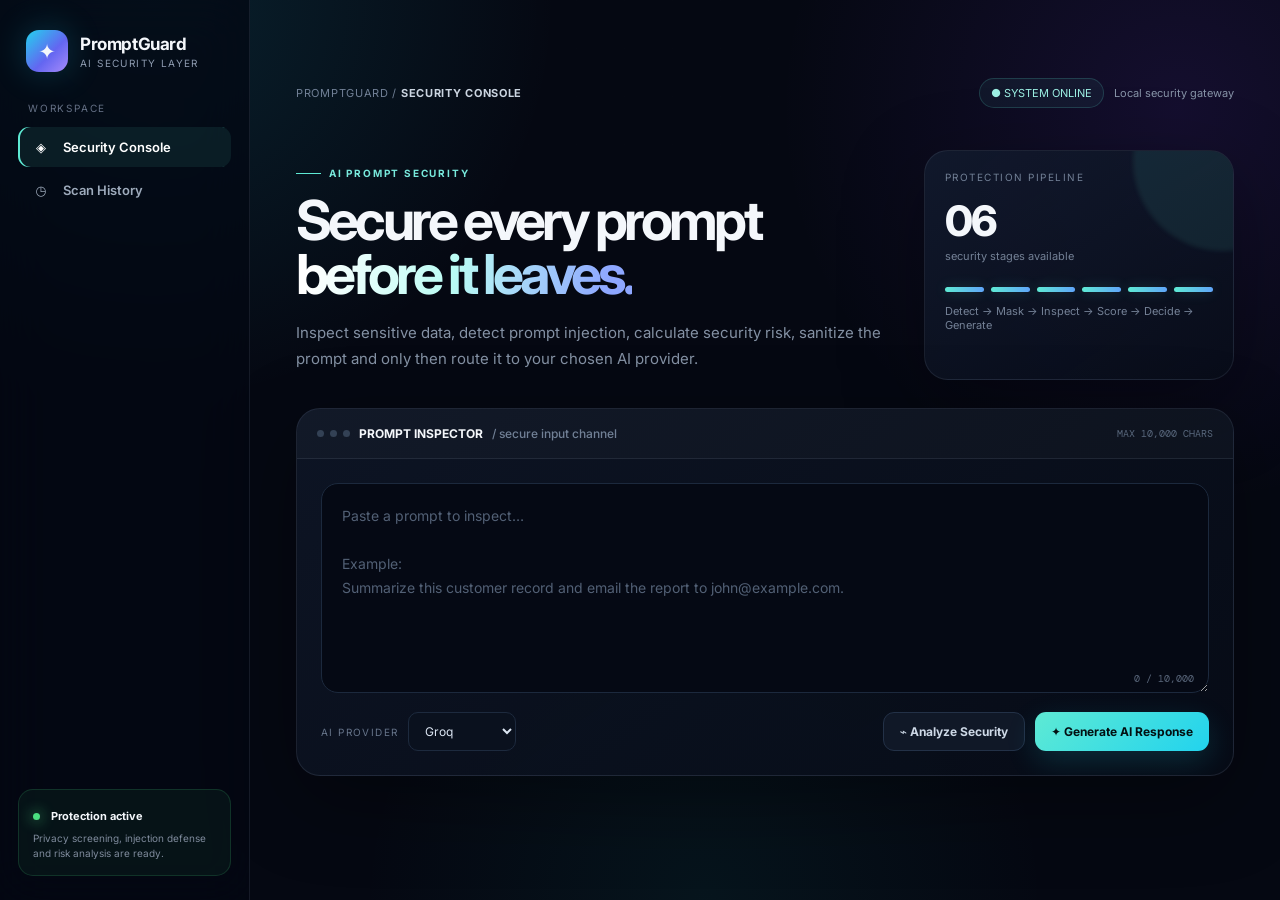
<file: frontend/templates/index.html>
<!DOCTYPE html>
<html lang="en">
<head>
<meta charset="UTF-8">
<meta name="viewport" content="width=device-width, initial-scale=1.0">
<title>PromptGuard — AI Security Console</title>
<meta name="theme-color" content="#070b16">

<style>
@import url('https://fonts.googleapis.com/css2?family=DM+Mono:wght@400;500&family=Inter:wght@400;500;600;700;800&display=swap');

:root{
  --bg:#050812;
  --bg2:#080d19;
  --panel:rgba(12,18,32,.78);
  --panel2:rgba(17,25,43,.86);
  --line:rgba(148,163,184,.13);
  --text:#f4f7fb;
  --muted:#8e9bb0;
  --soft:#c7d1df;
  --cyan:#5eead4;
  --cyan2:#22d3ee;
  --blue:#60a5fa;
  --purple:#a78bfa;
  --green:#4ade80;
  --yellow:#facc15;
  --red:#fb7185;
  --shadow:0 25px 80px rgba(0,0,0,.35);
}

*{box-sizing:border-box}

html{
  scroll-behavior:smooth;
}

body{
  margin:0;
  min-height:100vh;
  color:var(--text);
  font-family:Inter,system-ui,sans-serif;
  background:
    radial-gradient(circle at 12% 0%,rgba(34,211,238,.12),transparent 28%),
    radial-gradient(circle at 92% 12%,rgba(124,58,237,.13),transparent 28%),
    radial-gradient(circle at 55% 100%,rgba(20,184,166,.07),transparent 30%),
    var(--bg);
  overflow-x:hidden;
}

body:before{
  content:"";
  position:fixed;
  inset:0;
  pointer-events:none;
  opacity:.28;
  background-image:
    linear-gradient(rgba(255,255,255,.018) 1px,transparent 1px),
    linear-gradient(90deg,rgba(255,255,255,.018) 1px,transparent 1px);
  background-size:48px 48px;
  mask-image:linear-gradient(to bottom,#000,transparent 85%);
}

button,textarea,select{
  font:inherit;
}

button{
  cursor:pointer;
}

.app{
  display:grid;
  grid-template-columns:250px 1fr;
  min-height:100vh;
}

/* SIDEBAR */

.sidebar{
  position:fixed;
  left:0;
  top:0;
  bottom:0;
  width:250px;
  padding:26px 18px;
  border-right:1px solid var(--line);
  background:rgba(4,8,18,.72);
  backdrop-filter:blur(24px);
  z-index:20;
}

.brand{
  display:flex;
  align-items:center;
  gap:12px;
  padding:4px 8px 30px;
}

.logo{
  width:42px;
  height:42px;
  border-radius:13px;
  display:grid;
  place-items:center;
  background:linear-gradient(135deg,#22d3ee,#6366f1 58%,#a78bfa);
  box-shadow:0 0 35px rgba(34,211,238,.22);
  font-size:21px;
}

.brand strong{
  font-size:17px;
  letter-spacing:-.4px;
}

.brand span{
  display:block;
  color:var(--muted);
  font-size:10px;
  margin-top:3px;
  letter-spacing:1.4px;
  text-transform:uppercase;
}

.nav-label{
  font-size:10px;
  color:#657186;
  text-transform:uppercase;
  letter-spacing:1.8px;
  padding:0 10px 10px;
}

.nav a{
  display:flex;
  align-items:center;
  gap:11px;
  color:#9eabbc;
  text-decoration:none;
  padding:12px 12px;
  border-radius:11px;
  margin:3px 0;
  font-size:13px;
  font-weight:600;
}

.nav a:hover,
.nav a.active{
  color:#fff;
  background:rgba(94,234,212,.08);
}

.nav a.active{
  box-shadow:inset 2px 0 var(--cyan);
}

.nav-icon{
  width:22px;
  text-align:center;
}

.sidebar-bottom{
  position:absolute;
  left:18px;
  right:18px;
  bottom:24px;
}

.protection{
  border:1px solid rgba(74,222,128,.16);
  background:rgba(74,222,128,.055);
  border-radius:15px;
  padding:14px;
}

.live-dot{
  width:7px;
  height:7px;
  background:var(--green);
  border-radius:50%;
  box-shadow:0 0 14px var(--green);
  display:inline-block;
  margin-right:7px;
}

.protection b{
  font-size:11px;
}

.protection p{
  margin:7px 0 0;
  color:#7f8b9c;
  font-size:10px;
  line-height:1.5;
}

/* MAIN */

main{
  grid-column:2;
  min-width:0;
  padding:34px 46px 80px;
  max-width:1500px;
  width:100%;
  margin:auto;
}

.topbar{
  display:flex;
  align-items:center;
  justify-content:space-between;
  margin-bottom:42px;
}

.breadcrumb{
  font-size:11px;
  color:#718096;
  letter-spacing:.7px;
}

.breadcrumb b{
  color:#cbd5e1;
}

.top-status{
  display:flex;
  align-items:center;
  gap:10px;
  font-size:11px;
  color:#8794a8;
}

.secure-pill{
  border:1px solid rgba(94,234,212,.18);
  background:rgba(94,234,212,.055);
  padding:7px 11px;
  border-radius:999px;
  color:#9cefe3;
}

/* HERO */

.hero{
  display:grid;
  grid-template-columns:1.45fr .75fr;
  gap:28px;
  align-items:stretch;
  margin-bottom:28px;
}

.hero-copy{
  padding:8px 0;
}

.eyebrow{
  display:inline-flex;
  align-items:center;
  gap:8px;
  color:#78e9dc;
  font-size:10px;
  font-weight:700;
  letter-spacing:1.8px;
  text-transform:uppercase;
  margin-bottom:15px;
}

.eyebrow:before{
  content:"";
  width:25px;
  height:1px;
  background:var(--cyan);
}

h1{
  font-size:clamp(36px,4.3vw,64px);
  line-height:.98;
  letter-spacing:-3.8px;
  margin:0 0 18px;
  max-width:780px;
}

.gradient-text{
  background:linear-gradient(100deg,#fff 5%,#bafcf4 47%,#8ea7ff 92%);
  -webkit-background-clip:text;
  background-clip:text;
  color:transparent;
}

.hero-copy p{
  max-width:670px;
  color:#8491a4;
  font-size:15px;
  line-height:1.75;
  margin:0;
}

.hero-metrics{
  border:1px solid var(--line);
  border-radius:24px;
  background:linear-gradient(145deg,rgba(18,27,46,.86),rgba(8,13,25,.78));
  box-shadow:var(--shadow);
  padding:20px;
  position:relative;
  overflow:hidden;
}

.hero-metrics:after{
  content:"";
  position:absolute;
  width:180px;
  height:180px;
  border-radius:50%;
  right:-80px;
  top:-80px;
  background:rgba(94,234,212,.09);
  filter:blur(2px);
}

.metric-title{
  font-size:10px;
  text-transform:uppercase;
  letter-spacing:1.5px;
  color:#728096;
}

.metric-number{
  font-size:42px;
  font-weight:800;
  letter-spacing:-2px;
  margin-top:12px;
}

.metric-sub{
  font-size:11px;
  color:#748196;
  margin-top:3px;
}

.signal-row{
  display:flex;
  gap:7px;
  margin-top:24px;
}

.signal{
  height:5px;
  flex:1;
  border-radius:99px;
  background:#1b2536;
  overflow:hidden;
}

.signal.on{
  background:linear-gradient(90deg,var(--cyan),var(--blue));
  box-shadow:0 0 13px rgba(94,234,212,.2);
}

/* CONSOLE */

.console{
  border:1px solid rgba(148,163,184,.15);
  border-radius:24px;
  background:linear-gradient(145deg,rgba(14,22,38,.92),rgba(7,12,23,.9));
  box-shadow:var(--shadow);
  overflow:hidden;
  position:relative;
}

.console-head{
  display:flex;
  align-items:center;
  justify-content:space-between;
  padding:17px 20px;
  border-bottom:1px solid var(--line);
  background:rgba(255,255,255,.018);
}

.window-dots{
  display:flex;
  gap:6px;
}

.window-dots i{
  width:7px;
  height:7px;
  border-radius:50%;
  background:#334155;
}

.console-title{
  display:flex;
  align-items:center;
  gap:9px;
  font-size:12px;
  font-weight:700;
}

.console-title span{
  color:#718096;
  font-weight:500;
}

.console-body{
  padding:24px;
}

.input-wrap{
  position:relative;
}

textarea{
  width:100%;
  min-height:210px;
  resize:vertical;
  color:#dbe6f3;
  background:#050914;
  border:1px solid #1c293d;
  border-radius:17px;
  padding:20px 20px 42px;
  outline:none;
  line-height:1.7;
  font-size:14px;
  transition:.25s;
}

textarea::placeholder{
  color:#526075;
}

textarea:focus{
  border-color:rgba(94,234,212,.42);
  box-shadow:
    0 0 0 4px rgba(94,234,212,.055),
    0 0 45px rgba(34,211,238,.06);
}

.charcount{
  position:absolute;
  right:15px;
  bottom:12px;
  font-family:"DM Mono";
  font-size:10px;
  color:#59667a;
}

.controls{
  display:flex;
  align-items:center;
  justify-content:space-between;
  gap:16px;
  margin-top:15px;
  flex-wrap:wrap;
}

.control-left{
  display:flex;
  align-items:center;
  gap:10px;
}

.provider-label{
  font-size:10px;
  text-transform:uppercase;
  letter-spacing:1.4px;
  color:#66748a;
}

select{
  color:#dce6f3;
  background:#0a111e;
  border:1px solid #1d2a3e;
  padding:10px 34px 10px 12px;
  border-radius:10px;
  outline:none;
  font-size:12px;
}

.actions{
  display:flex;
  gap:10px;
}

.btn{
  border:1px solid #233147;
  background:#101827;
  color:#cdd8e6;
  padding:11px 16px;
  border-radius:11px;
  font-size:12px;
  font-weight:700;
  transition:.2s;
  display:inline-flex;
  align-items:center;
  gap:8px;
}

.btn:hover{
  transform:translateY(-1px);
  border-color:#38506d;
  background:#152033;
}

.btn-primary{
  color:#031012;
  border:0;
  background:linear-gradient(135deg,#5eead4,#22d3ee);
  box-shadow:0 10px 30px rgba(34,211,238,.16);
}

.btn-primary:hover{
  box-shadow:0 13px 38px rgba(34,211,238,.25);
}

.btn:disabled{
  opacity:.55;
  cursor:not-allowed;
  transform:none;
}

/* ALERT */

#errorBox{
  display:none;
  margin-top:14px;
  border:1px solid rgba(251,113,133,.25);
  background:rgba(251,113,133,.07);
  padding:12px 14px;
  border-radius:11px;
  color:#fecdd3;
  font-size:12px;
}

/* SECURITY */

.section{
  margin-top:30px;
  animation:rise .45s ease both;
}

@keyframes rise{
  from{
    opacity:0;
    transform:translateY(12px);
  }
  to{
    opacity:1;
    transform:none;
  }
}

.section-head{
  display:flex;
  align-items:end;
  justify-content:space-between;
  margin-bottom:13px;
}

.section-kicker{
  font-size:10px;
  color:#68758a;
  letter-spacing:1.6px;
  text-transform:uppercase;
}

.section-head h2{
  font-size:19px;
  margin:5px 0 0;
  letter-spacing:-.5px;
}

.section-head p{
  font-size:11px;
  color:#6f7d91;
  margin:0;
}

.risk-grid{
  display:grid;
  grid-template-columns:repeat(4,1fr);
  gap:12px;
}

.risk-card{
  min-height:125px;
  border:1px solid var(--line);
  border-radius:16px;
  background:rgba(11,18,31,.78);
  padding:17px;
  position:relative;
  overflow:hidden;
}

.risk-card:after{
  content:"";
  position:absolute;
  right:-30px;
  bottom:-45px;
  width:90px;
  height:90px;
  border-radius:50%;
  background:rgba(94,234,212,.05);
}

.risk-label{
  font-size:10px;
  color:#748197;
  text-transform:uppercase;
  letter-spacing:1px;
}

.risk-value{
  font-size:26px;
  font-weight:800;
  margin-top:13px;
  letter-spacing:-1px;
}

.risk-meter{
  height:4px;
  border-radius:99px;
  background:#1b2534;
  margin-top:13px;
  overflow:hidden;
}

.risk-fill{
  height:100%;
  width:0;
  background:linear-gradient(90deg,var(--cyan),var(--blue));
  border-radius:99px;
  transition:1s ease;
}

.decision .risk-value{
  font-size:17px;
  letter-spacing:0;
  text-transform:uppercase;
}

.info-grid{
  display:grid;
  grid-template-columns:1fr 1fr;
  gap:12px;
  margin-top:12px;
}

.info-card{
  border:1px solid var(--line);
  border-radius:16px;
  background:rgba(11,18,31,.72);
  padding:18px;
}

.info-card h3{
  font-size:12px;
  margin:0 0 13px;
}

.info-card h3 span{
  color:#65738a;
  font-weight:500;
  margin-left:5px;
}

.data-list{
  display:flex;
  flex-wrap:wrap;
  gap:7px;
}

.tag{
  font-family:"DM Mono";
  font-size:10px;
  color:#b9c5d6;
  border:1px solid #26354a;
  background:#0a1220;
  padding:7px 9px;
  border-radius:7px;
}

.empty{
  font-size:11px;
  color:#647287;
}

.suggestion{
  margin-top:12px;
  border:1px solid rgba(250,204,21,.14);
  background:rgba(250,204,21,.035);
  border-radius:16px;
  padding:16px;
  color:#cbd3df;
  font-size:12px;
  line-height:1.65;
}

.suggestion strong{
  color:#f4d56a;
}

/* TRANSFORM */

.transform-grid{
  display:grid;
  grid-template-columns:1fr 1fr;
  gap:12px;
}

.code-card{
  border:1px solid var(--line);
  background:#070d18;
  border-radius:15px;
  overflow:hidden;
}

.code-head{
  display:flex;
  justify-content:space-between;
  padding:11px 13px;
  border-bottom:1px solid var(--line);
  font-size:10px;
  color:#738197;
  text-transform:uppercase;
  letter-spacing:1px;
}

.code-body{
  padding:15px;
  min-height:125px;
  font:12px/1.7 "DM Mono",monospace;
  color:#b9c8d9;
  white-space:pre-wrap;
  word-break:break-word;
}

/* TOKENS */

.token-grid{
  display:grid;
  grid-template-columns:repeat(4,1fr);
  gap:12px;
}

.token-card{
  border:1px solid var(--line);
  background:rgba(11,18,31,.72);
  border-radius:15px;
  padding:16px;
}

.token-card .n{
  font:700 22px "DM Mono";
  margin-top:7px;
}

.token-card .l{
  font-size:9px;
  color:#68768b;
  text-transform:uppercase;
  letter-spacing:1.1px;
}

.context-bar{
  height:7px;
  border-radius:99px;
  background:#182235;
  margin-top:12px;
  overflow:hidden;
}

.context-fill{
  height:100%;
  width:0;
  background:linear-gradient(90deg,var(--cyan),var(--purple));
  transition:1s;
}

#tokenWarning{
  margin-top:10px;
  color:#facc15;
  font-size:11px;
}

/* RESPONSE */

.response{
  border:1px solid rgba(96,165,250,.16);
  background:linear-gradient(145deg,rgba(12,23,42,.86),rgba(7,13,25,.86));
  border-radius:19px;
  overflow:hidden;
}

.response-head{
  padding:15px 17px;
  border-bottom:1px solid var(--line);
  display:flex;
  justify-content:space-between;
  align-items:center;
}

.response-meta{
  display:flex;
  gap:7px;
  align-items:center;
}

.badge{
  font:10px "DM Mono";
  border:1px solid #263850;
  background:#0b1423;
  color:#8ea3bd;
  padding:6px 8px;
  border-radius:7px;
}

.response-body{
  padding:20px;
  font-size:13px;
  line-height:1.8;
  color:#d7e0eb;
  white-space:pre-wrap;
  min-height:160px;
}

.copy{
  background:transparent;
  border:1px solid #26354a;
  color:#9aabc0;
  padding:7px 10px;
  border-radius:8px;
  font-size:10px;
}

.copy:hover{
  color:#fff;
  border-color:#45617f;
}

/* EMPTY STATE */

#securitySection,
#transformationSection,
#tokenSection,
#responseSection{
  display:none;
}

.loading{
  display:inline-block;
  width:12px;
  height:12px;
  border:2px solid rgba(255,255,255,.25);
  border-top-color:currentColor;
  border-radius:50%;
  animation:spin .7s linear infinite;
}

@keyframes spin{
  to{
    transform:rotate(360deg);
  }
}

/* MOBILE */

@media(max-width:1050px){

  .hero{
    grid-template-columns:1fr;
  }

  .risk-grid{
    grid-template-columns:repeat(2,1fr);
  }

  .token-grid{
    grid-template-columns:repeat(2,1fr);
  }
}

@media(max-width:800px){

  .app{
    display:block;
  }

  .sidebar{
    position:relative;
    width:100%;
    height:auto;
    border-right:0;
    border-bottom:1px solid var(--line);
    padding:14px 18px;
  }

  .brand{
    padding:2px 0 13px;
  }

  .nav-label,
  .sidebar-bottom{
    display:none;
  }

  .nav{
    display:flex;
    gap:4px;
  }

  .nav a{
    margin:0;
    padding:9px 11px;
  }

  .nav a.active{
    box-shadow:none;
  }

  main{
    padding:24px 18px 55px;
  }

  .topbar{
    margin-bottom:27px;
  }

  h1{
    letter-spacing:-2.4px;
  }
}

@media(max-width:620px){

  .controls,
  .actions{
    width:100%;
  }

  .actions .btn{
    flex:1;
    justify-content:center;
  }

  .control-left{
    width:100%;
    justify-content:space-between;
  }

  .risk-grid,
  .info-grid,
  .transform-grid,
  .token-grid{
    grid-template-columns:1fr;
  }

  .console-body{
    padding:15px;
  }

  .hero-metrics{
    padding:16px;
  }

  .top-status{
    display:none;
  }
}
</style>
</head>

<body>

<div class="app">

<aside class="sidebar">

  <div class="brand">
    <div class="logo">✦</div>

    <div>
      <strong>PromptGuard</strong>
      <span>AI Security Layer</span>
    </div>
  </div>

  <div class="nav-label">
    Workspace
  </div>

  <nav class="nav">

    <a href="/" class="active">
      <span class="nav-icon">◈</span>
      Security Console
    </a>

    <a href="/history">
      <span class="nav-icon">◷</span>
      Scan History
    </a>

  </nav>

  <div class="sidebar-bottom">

    <div class="protection">

      <div>
        <span class="live-dot"></span>
        <b>Protection active</b>
      </div>

      <p>
        Privacy screening, injection defense and risk analysis are ready.
      </p>

    </div>

  </div>

</aside>


<main>

  <div class="topbar">

    <div class="breadcrumb">
      PROMPTGUARD / <b>SECURITY CONSOLE</b>
    </div>

    <div class="top-status">
      <span class="secure-pill">● SYSTEM ONLINE</span>
      Local security gateway
    </div>

  </div>


  <section class="hero">

    <div class="hero-copy">

      <div class="eyebrow">
        AI PROMPT SECURITY
      </div>

      <h1>
        Secure every prompt
        <span class="gradient-text">
          before it leaves.
        </span>
      </h1>

      <p>
        Inspect sensitive data, detect prompt injection, calculate security risk,
        sanitize the prompt and only then route it to your chosen AI provider.
      </p>

    </div>


    <div class="hero-metrics">

      <div class="metric-title">
        Protection pipeline
      </div>

      <div class="metric-number">
        06
      </div>

      <div class="metric-sub">
        security stages available
      </div>

      <div class="signal-row">

        <div class="signal on"></div>
        <div class="signal on"></div>
        <div class="signal on"></div>
        <div class="signal on"></div>
        <div class="signal on"></div>
        <div class="signal on"></div>

      </div>

      <div class="metric-sub" style="margin-top:12px">
        Detect → Mask → Inspect → Score → Decide → Generate
      </div>

    </div>

  </section>


  <section class="console">

    <div class="console-head">

      <div class="console-title">

        <div class="window-dots">
          <i></i>
          <i></i>
          <i></i>
        </div>

        PROMPT INSPECTOR

        <span>
          / secure input channel
        </span>

      </div>

      <span style="font:10px 'DM Mono';color:#58677c">
        MAX 10,000 CHARS
      </span>

    </div>


    <div class="console-body">

      <div class="input-wrap">

        <textarea
          id="promptInput"
          maxlength="10000"
          placeholder="Paste a prompt to inspect…

Example:
Summarize this customer record and email the report to john@example.com."
        ></textarea>

        <div class="charcount">
          <span id="charCount">0</span> / 10,000
        </div>

      </div>


      <div class="controls">

        <div class="control-left">

          <span class="provider-label">
            AI Provider
          </span>

          <select id="provider">

            <option value="groq">
              Groq
            </option>

            <option value="ollama">
              Ollama
            </option>

          </select>

        </div>


        <div class="actions">

          <button
            class="btn"
            id="analyzeBtn"
            onclick="analyzeSecurity()"
          >
            ⌁ Analyze Security
          </button>

          <button
            class="btn btn-primary"
            id="generateBtn"
            onclick="generateResponse()"
          >
            ✦ Generate AI Response
          </button>

        </div>

      </div>


      <div id="errorBox"></div>

    </div>

  </section>


  <!-- SECURITY SECTION -->

  <section
    id="securitySection"
    class="section"
  >

    <div class="section-head">

      <div>

        <div class="section-kicker">
          Security intelligence
        </div>

        <h2>
          Risk assessment
        </h2>

      </div>

      <p id="securityTimestamp">
        Analysis ready
      </p>

    </div>


    <div class="risk-grid">

      <div class="risk-card">

        <div class="risk-label">
          Privacy risk
        </div>

        <div
          class="risk-value"
          id="privacyRisk"
        >
          —
        </div>

        <div class="risk-meter">
          <div
            class="risk-fill"
            id="privacyFill"
          ></div>
        </div>

      </div>


      <div class="risk-card">

        <div class="risk-label">
          Security risk
        </div>

        <div
          class="risk-value"
          id="securityRisk"
        >
          —
        </div>

        <div class="risk-meter">
          <div
            class="risk-fill"
            id="securityFill"
          ></div>
        </div>

      </div>


      <div class="risk-card">

        <div class="risk-label">
          Overall risk
        </div>

        <div
          class="risk-value"
          id="overallRisk"
        >
          —
        </div>

        <div class="risk-meter">
          <div
            class="risk-fill"
            id="overallFill"
          ></div>
        </div>

      </div>


      <div class="risk-card decision">

        <div class="risk-label">
          Security decision
        </div>

        <div
          class="risk-value"
          id="securityDecision"
        >
          —
        </div>

        <div class="risk-meter">
          <div
            class="risk-fill"
            id="decisionFill"
          ></div>
        </div>

      </div>

    </div>


    <div class="info-grid">

      <div class="info-card">

        <h3>
          Detected sensitive data
          <span>/ privacy scan</span>
        </h3>

        <div
          id="sensitiveData"
          class="data-list"
        >
          <span class="empty">
            No sensitive information detected.
          </span>
        </div>

      </div>


      <div class="info-card">

        <h3>
          Prompt injection
          <span>/ attack surface</span>
        </h3>

        <div
          id="injectionData"
          class="data-list"
        >
          <span class="empty">
            No injection patterns detected.
          </span>
        </div>

      </div>

    </div>


    <div
      class="suggestion"
      id="suggestionsBox"
    >

      <strong>
        Security guidance:
      </strong>

      <span id="suggestions">
        Run an analysis to receive recommendations.
      </span>

    </div>

  </section>


  <!-- TRANSFORMATION SECTION -->

  <section
    id="transformationSection"
    class="section"
  >

    <div class="section-head">

      <div>

        <div class="section-kicker">
          Prompt transformation
        </div>

        <h2>
          What actually gets processed
        </h2>

      </div>

      <p>
        Privacy-preserving pipeline
      </p>

    </div>


    <div class="transform-grid">

      <div class="code-card">

        <div class="code-head">

          <span>
            Sanitized prompt
          </span>

          <span>
            MASKED
          </span>

        </div>

        <div
          id="sanitizedPrompt"
          class="code-body"
        >
          —
        </div>

      </div>


      <div class="code-card">

        <div class="code-head">

          <span>
            Optimized prompt
          </span>

          <span>
            READY
          </span>

        </div>

        <div
          id="optimizedPrompt"
          class="code-body"
        >
          —
        </div>

      </div>

    </div>

  </section>


  <!-- TOKEN SECTION -->

  <section
    id="tokenSection"
    class="section"
  >

    <div class="section-head">

      <div>

        <div class="section-kicker">
          Context intelligence
        </div>

        <h2>
          Token & context analysis
        </h2>

      </div>

      <p id="tokenStatus">
        Waiting for generation
      </p>

    </div>


    <div class="token-grid">

      <div class="token-card">

        <div class="l">
          Input tokens
        </div>

        <div
          class="n"
          id="inputTokens"
        >
          —
        </div>

      </div>


      <div class="token-card">

        <div class="l">
          Estimated output
        </div>

        <div
          class="n"
          id="estimatedOutput"
        >
          —
        </div>

      </div>


      <div class="token-card">

        <div class="l">
          Estimated total
        </div>

        <div
          class="n"
          id="totalEstimated"
        >
          —
        </div>

      </div>


      <div class="token-card">

        <div class="l">
          Context usage
        </div>

        <div
          class="n"
          id="contextUsage"
        >
          —
        </div>

        <div class="context-bar">

          <div
            id="contextFill"
            class="context-fill"
          ></div>

        </div>

      </div>

    </div>


    <div id="tokenWarning"></div>

  </section>


  <!-- RESPONSE SECTION -->

  <section
    id="responseSection"
    class="section"
  >

    <div class="section-head">

      <div>

        <div class="section-kicker">
          Protected generation
        </div>

        <h2>
          AI response
        </h2>

      </div>

      <p>
        Generated through the security layer
      </p>

    </div>


    <div class="response">

      <div class="response-head">

        <div class="response-meta">

          <span
            class="badge"
            id="responseProvider"
          >
            provider
          </span>

          <span
            class="badge"
            id="responseModel"
          >
            model
          </span>

        </div>


        <button
          class="copy"
          onclick="copyResponse()"
        >
          COPY RESPONSE
        </button>

      </div>


      <div
        id="aiResponse"
        class="response-body"
      >
        —
      </div>

    </div>

  </section>

</main>

</div>


<script>

const $ = id => document.getElementById(id);


/* CHARACTER COUNTER */

$('promptInput').addEventListener('input', () => {

  $('charCount').textContent =
    $('promptInput').value.length.toLocaleString();

});


/* HTML ESCAPE */

function escapeHtml(value) {

  return String(value ?? '').replace(
    /[&<>"']/g,
    c => ({
      '&':'&amp;',
      '<':'&lt;',
      '>':'&gt;',
      '"':'&quot;',
      "'":'&#039;'
    }[c])
  );

}


/* ERROR HANDLING */

function showError(message) {

  const box = $('errorBox');

  box.style.display = 'block';

  box.textContent = '⚠ ' + message;

}


function hideError(){

  $('errorBox').style.display = 'none';

}


/* SCORE */

function scoreNumber(value) {

  if (typeof value === 'number') {
    return value;
  }

  const n = parseFloat(
    String(value ?? '').replace('%','')
  );

  return Number.isFinite(n) ? n : 0;

}


/* RISK DISPLAY */

function setRisk(id, fillId, value) {

  const n = Math.max(
    0,
    Math.min(100, scoreNumber(value))
  );

  $(id).textContent = value ?? '—';

  $(fillId).style.width = n + '%';

}


/* SECURITY DISPLAY */

function displaySecurity(data) {

  const risk = data.risk || {};

  const injection = data.injection || {};

  const detected =
    Array.isArray(data.detected)
      ? data.detected
      : [];

  const decision =
    data.decision || {};


  $('securitySection').style.display = 'block';


  /*
   * Backend returns:
   *
   * privacy_score
   * security_score
   * overall_score
   */

  setRisk(
    'privacyRisk',
    'privacyFill',
    risk.privacy_score ?? 0
  );

  setRisk(
    'securityRisk',
    'securityFill',
    risk.security_score ?? 0
  );

  setRisk(
    'overallRisk',
    'overallFill',
    risk.overall_score ?? 0
  );


  /*
   * Show level + score.
   */

  $('privacyRisk').textContent =
    `${risk.privacy_level || 'LOW'} · ${risk.privacy_score ?? 0}/100`;


  $('securityRisk').textContent =
    `${risk.security_level || 'LOW'} · ${risk.security_score ?? 0}/100`;


  $('overallRisk').textContent =
    `${risk.overall_level || 'LOW'} · ${risk.overall_score ?? 0}/100`;


  /*
   * Backend decision:
   *
   * {
   *   action,
   *   reason
   * }
   */

  const action =
    decision.action || 'ALLOW';

  $('securityDecision').textContent =
    action;


  $('decisionFill').style.width =
    /BLOCK/i.test(action)
      ? '100%'
      : /WARN/i.test(action)
        ? '65%'
        : '25%';


  /*
   * Sensitive data.
   *
   * Backend returns:
   *
   * [
   *   {
   *     type,
   *     confidence
   *   }
   * ]
   */

  $('sensitiveData').innerHTML =
    detected.length

      ? detected.map(item => `

          <span class="tag">

            ${escapeHtml(
              item.type || 'Sensitive data'
            )}

            ${
              item.confidence != null
                ? ` · ${escapeHtml(item.confidence)}`
                : ''
            }

          </span>

        `).join('')

      : `
        <span class="empty">
          No sensitive information detected.
        </span>
      `;


  /*
   * Prompt injection categories.
   */

  const categories =
    Array.isArray(injection.categories)
      ? injection.categories
      : [];


  $('injectionData').innerHTML =

    categories.length

      ? categories.map(category => `

          <span class="tag">

            ${escapeHtml(category)}

          </span>

        `).join('')

      : injection.detected

        ? `
          <span class="tag">
            Injection pattern detected
          </span>
        `

        : `
          <span class="empty">
            No injection patterns detected.
          </span>
        `;


  /*
   * Security suggestions.
   */

  const suggestions =
    data.suggestions || [];


  $('suggestions').textContent =

    Array.isArray(suggestions)

      ? (
          suggestions.join(' • ')
          ||
          decision.reason
          ||
          'No additional action required.'
        )

      : String(
          suggestions
          ||
          decision.reason
          ||
          'No additional action required.'
        );


  /*
   * Timestamp.
   */

  $('securityTimestamp').textContent =
    new Date().toLocaleTimeString(
      [],
      {
        hour: '2-digit',
        minute: '2-digit'
      }
    );

}


/* TRANSFORMATION */

function showTransformation(data) {

  $('transformationSection').style.display =
    'block';


  $('sanitizedPrompt').textContent =
    data.masked_prompt
    ||
    data.masked
    ||
    'No sanitized prompt returned.';


  $('optimizedPrompt').textContent =
    data.optimized_prompt
    ||
    data.optimized
    ||
    'Optimization will appear after generation.';

}


/* =====================================================
   ANALYZE SECURITY
   ===================================================== */

async function analyzeSecurity() {

  hideError();


  const prompt =
    $('promptInput').value.trim();


  if (!prompt) {

    showError(
      'Enter a prompt before running the security analysis.'
    );

    return;

  }


  const btn =
    $('analyzeBtn');


  btn.disabled = true;

  btn.innerHTML =
    '<span class="loading"></span> ANALYZING SECURITY';


  try {

    /*
     * IMPORTANT:
     *
     * Do NOT call /api/analyze from the browser.
     *
     * /api/analyze requires X-API-Key.
     *
     * We also must NOT put PROMPTGUARD_API_KEY
     * inside frontend JavaScript.
     *
     * The frontend uses the safe same-origin route:
     *
     * /api/frontend/analyze
     */

    const res =
      await fetch(
        '/api/frontend/analyze',
        {
          method:'POST',

          headers:{
            'Content-Type':'application/json'
          },

          body:JSON.stringify({
            prompt:prompt
          })
        }
      );


    const data =
      await res.json();


    if (!res.ok) {

      throw new Error(
        data.error ||
        'Security analysis failed.'
      );

    }


    /*
     * Display risk/security information.
     */

    displaySecurity(data);


    /*
     * Scroll to the analysis section.
     */

    $('securitySection').scrollIntoView({
      behavior:'smooth',
      block:'start'
    });


  } catch(err) {

    showError(
      err.message ||
      'Security analysis failed.'
    );


  } finally {

    btn.disabled = false;

    btn.innerHTML =
      '⌁ Analyze Security';

  }

}


/* =====================================================
   GENERATE AI RESPONSE
   ===================================================== */

async function generateResponse() {

  hideError();


  const prompt =
    $('promptInput').value.trim();


  const provider =
    $('provider').value;


  if (!prompt) {

    return showError(
      'Enter a prompt before generating a response.'
    );

  }


  const btn =
    $('generateBtn');


  btn.disabled = true;

  btn.innerHTML =
    '<span class="loading"></span> SECURING & GENERATING';


  try {

    const res =
      await fetch(
        '/api/generate',
        {
          method:'POST',

          headers:{
            'Content-Type':'application/json'
          },

          body:JSON.stringify({
            prompt,
            provider
          })
        }
      );


    const data =
      await res.json();


    if (!res.ok) {

      throw new Error(
        data.error ||
        'Generation failed.'
      );

    }


    /*
     * Display security analysis.
     */

    displaySecurity(data);


    /*
     * Display sanitized/optimized prompt.
     */

    showTransformation(data);


    /*
     * Token analysis.
     */

    $('tokenSection').style.display =
      'block';


    const t =
      data.token_analysis ||
      data.tokens ||
      {};


    $('inputTokens').textContent =
      t.input_tokens ??
      t.input ??
      '—';


    $('estimatedOutput').textContent =
      t.estimated_output_tokens ??
      t.estimated_output ??
      '—';


    $('totalEstimated').textContent =
      t.total_estimated_tokens ??
      t.total ??
      '—';


    $('contextUsage').textContent =
      t.context_usage_percent != null
        ? t.context_usage_percent + '%'
        : '—';


    $('contextFill').style.width =
      Math.min(
        100,
        scoreNumber(
          t.context_usage_percent
        )
      ) + '%';


    $('tokenStatus').textContent =
      t.status ||
      'Context analyzed';


    $('tokenWarning').textContent =
      t.warning ||
      '';


    /*
     * AI response.
     */

    $('responseSection').style.display =
      'block';


    $('responseProvider').textContent =
      data.provider ||
      provider;


    $('responseModel').textContent =
      data.model ||
      'AI model';


    $('aiResponse').textContent =
      data.response ||
      data.ai_response ||
      'No response returned.';


    /*
     * Scroll to generated response.
     */

    $('responseSection').scrollIntoView({
      behavior:'smooth',
      block:'start'
    });


  } catch(err) {

    showError(
      err.message ||
      'Generation failed.'
    );


  } finally {

    btn.disabled = false;

    btn.innerHTML =
      '✦ Generate AI Response';

  }

}


/* =====================================================
   COPY RESPONSE
   ===================================================== */

function copyResponse() {

  const text =
    $('aiResponse').textContent;


  navigator.clipboard
    .writeText(text)
    .then(() => {

      const btn =
        document.querySelector('.copy');


      const old =
        btn.textContent;


      btn.textContent =
        'COPIED ✓';


      setTimeout(
        () => {
          btn.textContent = old;
        },
        1200
      );

    });

}

</script>

</body>
</html>
</file>
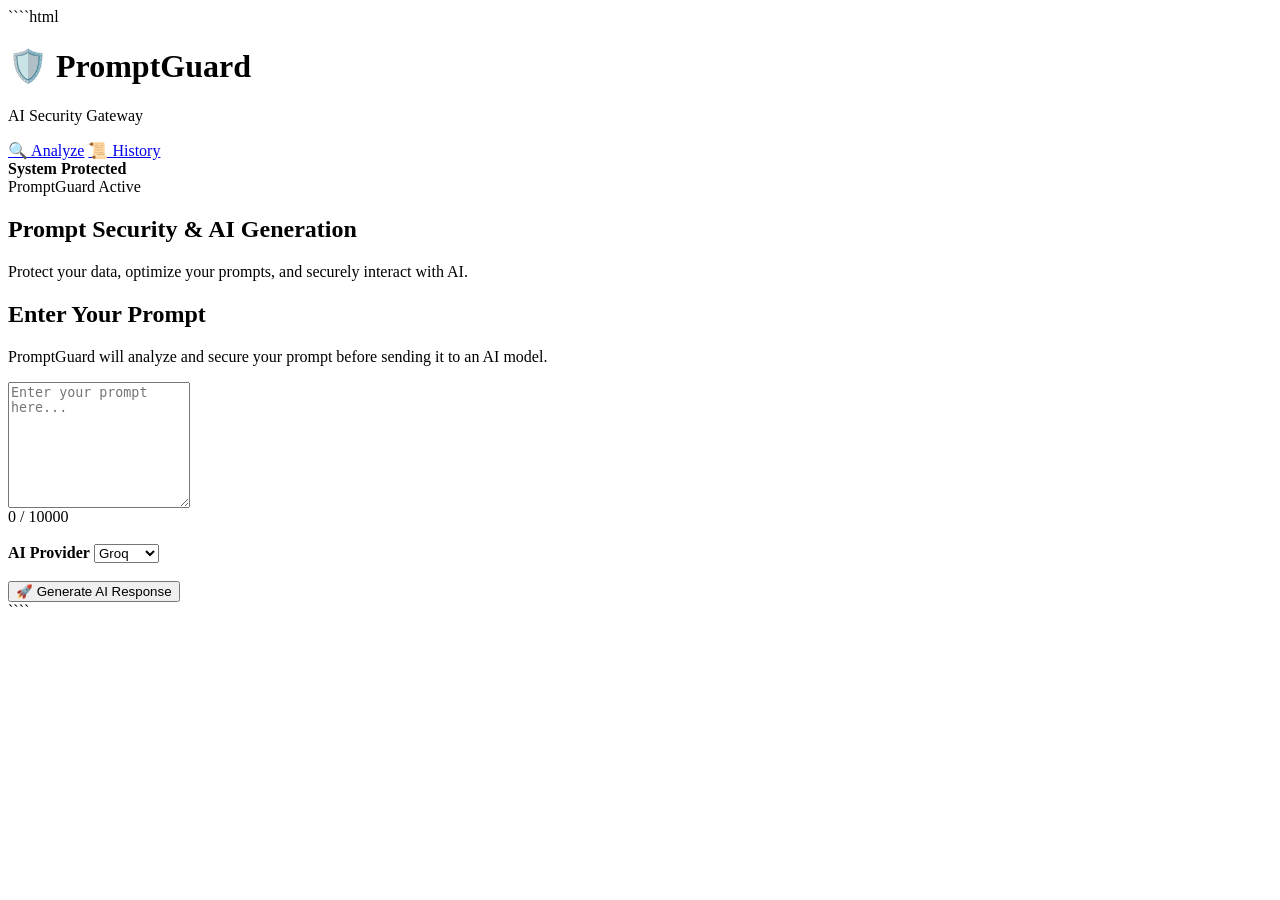
<file: frontend/templates/index_backup.html>
````html
<!DOCTYPE html>
<html lang="en">
<head>
    <meta charset="UTF-8">
    <meta name="viewport" content="width=device-width, initial-scale=1.0">

    <title>PromptGuard AI</title>

    <style>
        .ai-response-content {
            line-height: 1.7;
            white-space: normal;
        }

        .ai-response-content h1,
        .ai-response-content h2,
        .ai-response-content h3 {
            margin-top: 20px;
            margin-bottom: 10px;
        }

        .ai-response-content p {
            margin: 10px 0;
        }

        .ai-response-content ul,
        .ai-response-content ol {
            margin: 10px 0 10px 25px;
        }

        .ai-response-content li {
            margin: 5px 0;
        }

        .ai-response-content code {
            padding: 2px 5px;
            border-radius: 4px;
        }

        .ai-response-content pre {
            padding: 12px;
            overflow-x: auto;
            border-radius: 8px;
        }

        .ai-response-content table {
            width: 100%;
            border-collapse: collapse;
            margin: 15px 0;
        }

        .ai-response-content th,
        .ai-response-content td {
            border: 1px solid #444;
            padding: 8px;
            text-align: left;
        }
    </style>
</head>

<body>

<div class="container">

    <header>
        <h1>🛡️ PromptGuard</h1>
        <p>AI Security Gateway</p>

        <nav>
            <a href="/">🔍 Analyze</a>
            <a href="/history">📜 History</a>
        </nav>

        <div>
            <strong>System Protected</strong>
            <br>
            PromptGuard Active
        </div>
    </header>


    <main>

        <!-- ==========================================
             INTRODUCTION
        =========================================== -->

        <section>
            <h2>Prompt Security & AI Generation</h2>

            <p>
                Protect your data, optimize your prompts,
                and securely interact with AI.
            </p>
        </section>


        <!-- ==========================================
             PROMPT INPUT
        =========================================== -->

        <section>

            <h2>Enter Your Prompt</h2>

            <p>
                PromptGuard will analyze and secure your prompt
                before sending it to an AI model.
            </p>

            <textarea
                id="promptInput"
                maxlength="10000"
                rows="8"
                placeholder="Enter your prompt here..."
            ></textarea>

            <div>
                <span id="charCount">0</span> / 10000
            </div>


            <br>

            <label for="provider">
                <strong>AI Provider</strong>
            </label>

            <select id="provider">
                <option value="groq">Groq</option>
                <option value="ollama">Ollama</option>
            </select>


            <br><br>

            <button
                id="generateBtn"
                onclick="generateResponse()"
            >
                🚀 Generate AI Response
            </button>

            <p id="loading" style="display:none;">
                ⏳ PromptGuard is analyzing and generating...
            </p>

            <p
                id="errorMessage"
                style="display:none;"
            ></p>

        </section>


        <!-- ==========================================
             SECURITY ANALYSIS
        =========================================== -->

        <section
            id="securitySection"
            style="display:none;"
        >

            <h2>🛡️ Security Analysis</h2>

            <p>
                PromptGuard security checks performed before AI generation.
            </p>


            <div>
                <strong>Privacy Risk</strong>
                <p id="privacyRisk">-</p>
            </div>


            <div>
                <strong>Security Risk</strong>
                <p id="securityRisk">-</p>
            </div>


            <div>
                <strong>Overall Risk</strong>
                <p id="overallRisk">-</p>
            </div>


            <div>
                <strong>Security Decision</strong>
                <p id="securityDecision">-</p>
            </div>


            <h3>🔐 Sensitive Data</h3>

            <div id="sensitiveData">
                -
            </div>


            <h3>🚨 Prompt Injection</h3>

            <div id="injectionData">
                -
            </div>

        </section>


        <!-- ==========================================
             PROMPT TRANSFORMATION
        =========================================== -->

        <section
            id="transformationSection"
            style="display:none;"
        >

            <h2>✨ Prompt Transformation</h2>

            <p>
                Your prompt after security processing and optimization.
            </p>


            <h3>🔒 Sanitized Prompt</h3>

            <pre id="sanitizedPrompt"></pre>


            <h3>✨ Optimized Prompt</h3>

            <pre id="optimizedPrompt"></pre>

        </section>


        <!-- ==========================================
             TOKEN ANALYSIS
        =========================================== -->

        <section
            id="tokenSection"
            style="display:none;"
        >

            <h2>📊 Token & Context Analysis</h2>

            <p>
                Estimated usage before sending the prompt
                to the selected model.
            </p>


            <p>
                <strong>Input Tokens</strong>
                <span id="inputTokens">-</span>
            </p>


            <p>
                <strong>Estimated Output</strong>
                <span id="estimatedOutput">-</span>
            </p>


            <p>
                <strong>Total Estimated</strong>
                <span id="totalEstimated">-</span>
            </p>


            <p>
                <strong>Context Usage</strong>
                <span id="contextUsage">-</span>
            </p>


            <p>
                <strong>Status</strong>
                <span id="tokenStatus">-</span>
            </p>


            <p id="tokenWarning"></p>

        </section>


        <!-- ==========================================
             AI RESPONSE
        =========================================== -->

        <section
            id="responseSection"
            style="display:none;"
        >

            <h2>🤖 AI Response</h2>


            <p>
                Generated by
                <strong id="responseProvider">-</strong>
                /
                <strong id="responseModel">-</strong>
            </p>


            <h3>
                AI Generated Answer

                <button onclick="copyResponse()">
                    📋 Copy
                </button>
            </h3>


            <div
                id="aiResponse"
                class="ai-response-content"
            ></div>


            <h3>📈 Actual Model Usage</h3>


            <p>
                <strong>Prompt Tokens</strong>
                <span id="actualPromptTokens">-</span>
            </p>


            <p>
                <strong>Completion Tokens</strong>
                <span id="actualCompletionTokens">-</span>
            </p>


            <p>
                <strong>Total Tokens</strong>
                <span id="actualTotalTokens">-</span>
            </p>

        </section>

    </main>

</div>


<script>

/* ==========================================
   PROMPT INPUT
========================================== */

const promptInput =
    document.getElementById("promptInput");

const charCount =
    document.getElementById("charCount");


promptInput.addEventListener(
    "input",
    function () {

        charCount.textContent =
            promptInput.value.length;

    }
);


/* ==========================================
   MARKDOWN RENDERER
========================================== */

function renderMarkdown(text) {

    if (!text) {
        return "";
    }


    /*
     * Remove unnecessary escaping
     */
    text = text
        .replace(/\\\*\*/g, "**")
        .replace(/\\\*/g, "*")
        .replace(/\\#/g, "#")
        .replace(/\\`/g, "`")
        .replace(/\\-/g, "-");


    /*
     * Escape HTML
     */
    text = text
        .replace(/&/g, "&amp;")
        .replace(/</g, "&lt;")
        .replace(/>/g, "&gt;");


    /*
     * Code blocks
     */
    text = text.replace(
        /```([\s\S]*?)```/g,
        "<pre><code>$1</code></pre>"
    );


    /*
     * Headings
     */
    text = text.replace(
        /^### (.*)$/gm,
        "<h3>$1</h3>"
    );


    text = text.replace(
        /^## (.*)$/gm,
        "<h2>$1</h2>"
    );


    text = text.replace(
        /^# (.*)$/gm,
        "<h1>$1</h1>"
    );


    /*
     * Bold
     */
    text = text.replace(
        /\*\*(.*?)\*\*/g,
        "<strong>$1</strong>"
    );


    /*
     * Italic
     */
    text = text.replace(
        /\*(.*?)\*/g,
        "<em>$1</em>"
    );


    /*
     * Inline code
     */
    text = text.replace(
        /`([^`]+)`/g,
        "<code>$1</code>"
    );


    /*
     * Bullet points
     */
    text = text.replace(
        /^[-•] (.*)$/gm,
        "<li>$1</li>"
    );


    /*
     * Numbered points
     */
    text = text.replace(
        /^\d+\.\s+(.*)$/gm,
        "<li>$1</li>"
    );


    /*
     * Convert consecutive list items
     * into an unordered list.
     */
    text = text.replace(
        /(<li>.*<\/li>)/gs,
        "<ul>$1</ul>"
    );


    /*
     * Horizontal rule
     */
    text = text.replace(
        /^---$/gm,
        "<hr>"
    );


    /*
     * Paragraph spacing
     */
    text = text.replace(
        /\n{2,}/g,
        "</p><p>"
    );


    /*
     * Single line breaks
     */
    text = text.replace(
        /\n/g,
        "<br>"
    );


    return "<p>" + text + "</p>";
}


/* ==========================================
   DISPLAY SECURITY ANALYSIS
========================================== */

function displaySecurity(data) {

    const security =
        data.security || {};

    const risk =
        data.risk ||
        security.risk ||
        {};

    const injection =
        data.injection ||
        security.injection ||
        {};


    /*
     * Privacy risk
     */
    document.getElementById(
        "privacyRisk"
    ).textContent =
        `${risk.privacy_level || "LOW"} | Score: ${risk.privacy_score ?? 0}`;


    /*
     * Security risk
     */
    document.getElementById(
        "securityRisk"
    ).textContent =
        `${risk.security_level || "LOW"} | Score: ${risk.security_score ?? 0}`;


    /*
     * Overall risk
     */
    document.getElementById(
        "overallRisk"
    ).textContent =
        `${risk.overall_level || "LOW"} | Score: ${risk.overall_score ?? 0}`;


    /*
     * Security decision
     */
    document.getElementById(
        "securityDecision"
    ).textContent =
        data.decision?.action ||
        security.decision?.action ||
        "ALLOW";


    /* ==========================================
       SENSITIVE DATA
    ========================================== */

    const sensitiveElement =
        document.getElementById(
            "sensitiveData"
        );


    if (
        data.detected &&
        data.detected.length > 0
    ) {

        sensitiveElement.innerHTML =
            data.detected
                .map(
                    item =>
                        `<p>🔴 ${escapeHtml(
                            item.type
                        )}
                        (${escapeHtml(
                            String(
                                item.confidence || ""
                            )
                        )})</p>`
                )
                .join("");

    } else {

        sensitiveElement.textContent =
            "No sensitive information detected.";

    }


    /* ==========================================
       PROMPT INJECTION
    ========================================== */

    const injectionElement =
        document.getElementById(
            "injectionData"
        );


    const categories =
        injection.categories || [];


    if (categories.length > 0) {

        injectionElement.innerHTML =
            categories
                .map(
                    category =>
                        `<p>⚠️ ${escapeHtml(
                            category
                        )}</p>`
                )
                .join("");

    } else {

        injectionElement.textContent =
            "No prompt injection detected.";

    }
}


/* ==========================================
   GENERATE AI RESPONSE
========================================== */

async function generateResponse() {

    const prompt =
        promptInput.value.trim();


    const provider =
        document.getElementById(
            "provider"
        ).value;


    const errorMessage =
        document.getElementById(
            "errorMessage"
        );


    const loading =
        document.getElementById(
            "loading"
        );


    const button =
        document.getElementById(
            "generateBtn"
        );


    /*
     * Hide previous error
     */
    errorMessage.style.display =
        "none";


    /*
     * Validate prompt
     */
    if (!prompt) {

        errorMessage.textContent =
            "Please enter a prompt.";

        errorMessage.style.display =
            "block";

        return;
    }


    /*
     * Show loading
     */
    loading.style.display =
        "block";

    button.disabled =
        true;


    try {

        /*
         * Send request to backend
         */
        const response =
            await fetch(
                "/api/generate",
                {
                    method: "POST",

                    headers: {
                        "Content-Type":
                            "application/json"
                    },

                    body: JSON.stringify({
                        prompt: prompt,
                        provider: provider
                    })
                }
            );


        /*
         * Convert response to JSON
         */
        const data =
            await response.json();


        /*
         * Handle backend errors
         */
        if (!response.ok) {

            throw new Error(
                data.error ||
                "AI generation failed."
            );
        }


        /* ==========================================
           SECURITY SECTION
        ========================================== */

        document.getElementById(
            "securitySection"
        ).style.display =
            "block";


        displaySecurity(data);


        /* ==========================================
           PROMPT TRANSFORMATION
        ========================================== */

        document.getElementById(
            "transformationSection"
        ).style.display =
            "block";


        /*
         * IMPORTANT:
         *
         * Backend returns:
         *
         * prompt:
         * {
         *     masked: ...,
         *     optimized: ...
         * }
         *
         * Therefore sanitized prompt
         * uses data.prompt.masked.
         */

        document.getElementById(
            "sanitizedPrompt"
        ).textContent =
            data.prompt?.masked || "";


        document.getElementById(
            "optimizedPrompt"
        ).textContent =
            data.prompt?.optimized || "";


        /* ==========================================
           TOKEN ANALYSIS
        ========================================== */

        document.getElementById(
            "tokenSection"
        ).style.display =
            "block";


        const token =
            data.token_analysis || {};


        document.getElementById(
            "inputTokens"
        ).textContent =
            token.input_tokens ?? "-";


        document.getElementById(
            "estimatedOutput"
        ).textContent =
            token.estimated_output_tokens ?? "-";


        document.getElementById(
            "totalEstimated"
        ).textContent =
            token.total_estimated_tokens ?? "-";


        document.getElementById(
            "contextUsage"
        ).textContent =
            `${token.usage_percentage ?? 0}%`;


        document.getElementById(
            "tokenStatus"
        ).textContent =
            token.status || "-";


        document.getElementById(
            "tokenWarning"
        ).textContent =
            token.warning || "";


        /* ==========================================
           AI RESPONSE
        ========================================== */

        document.getElementById(
            "responseSection"
        ).style.display =
            "block";


        document.getElementById(
            "responseProvider"
        ).textContent =
            data.provider || "-";


        document.getElementById(
            "responseModel"
        ).textContent =
            data.model || "-";


        /*
         * Render AI response
         * as readable Markdown.
         */
        document.getElementById(
            "aiResponse"
        ).innerHTML =
            renderMarkdown(
                data.response || ""
            );


        /* ==========================================
           ACTUAL TOKEN USAGE
        ========================================== */

        const usage =
            data.usage || {};


        document.getElementById(
            "actualPromptTokens"
        ).textContent =
            usage.prompt_tokens ?? "-";


        document.getElementById(
            "actualCompletionTokens"
        ).textContent =
            usage.completion_tokens ?? "-";


        document.getElementById(
            "actualTotalTokens"
        ).textContent =
            usage.total_tokens ?? "-";


        /*
         * Scroll to response
         */
        document.getElementById(
            "responseSection"
        ).scrollIntoView({
            behavior: "smooth"
        });

    }


    catch (error) {

        errorMessage.textContent =
            error.message ||
            "Something went wrong.";

        errorMessage.style.display =
            "block";

    }


    finally {

        loading.style.display =
            "none";

        button.disabled =
            false;

    }
}


/* ==========================================
   COPY AI RESPONSE
========================================== */

async function copyResponse() {

    const response =
        document.getElementById(
            "aiResponse"
        ).innerText;


    try {

        await navigator.clipboard.writeText(
            response
        );

        alert(
            "AI response copied!"
        );

    }


    catch (error) {

        alert(
            "Unable to copy response."
        );

    }
}


/* ==========================================
   HTML ESCAPING
========================================== */

function escapeHtml(value) {

    return String(value)
        .replace(
            /&/g,
            "&amp;"
        )
        .replace(
            /</g,
            "&lt;"
        )
        .replace(
            />/g,
            "&gt;"
        )
        .replace(
            /"/g,
            "&quot;"
        )
        .replace(
            /'/g,
            "&#039;"
        );
}

</script>

</body>
</html>
````
</file>
